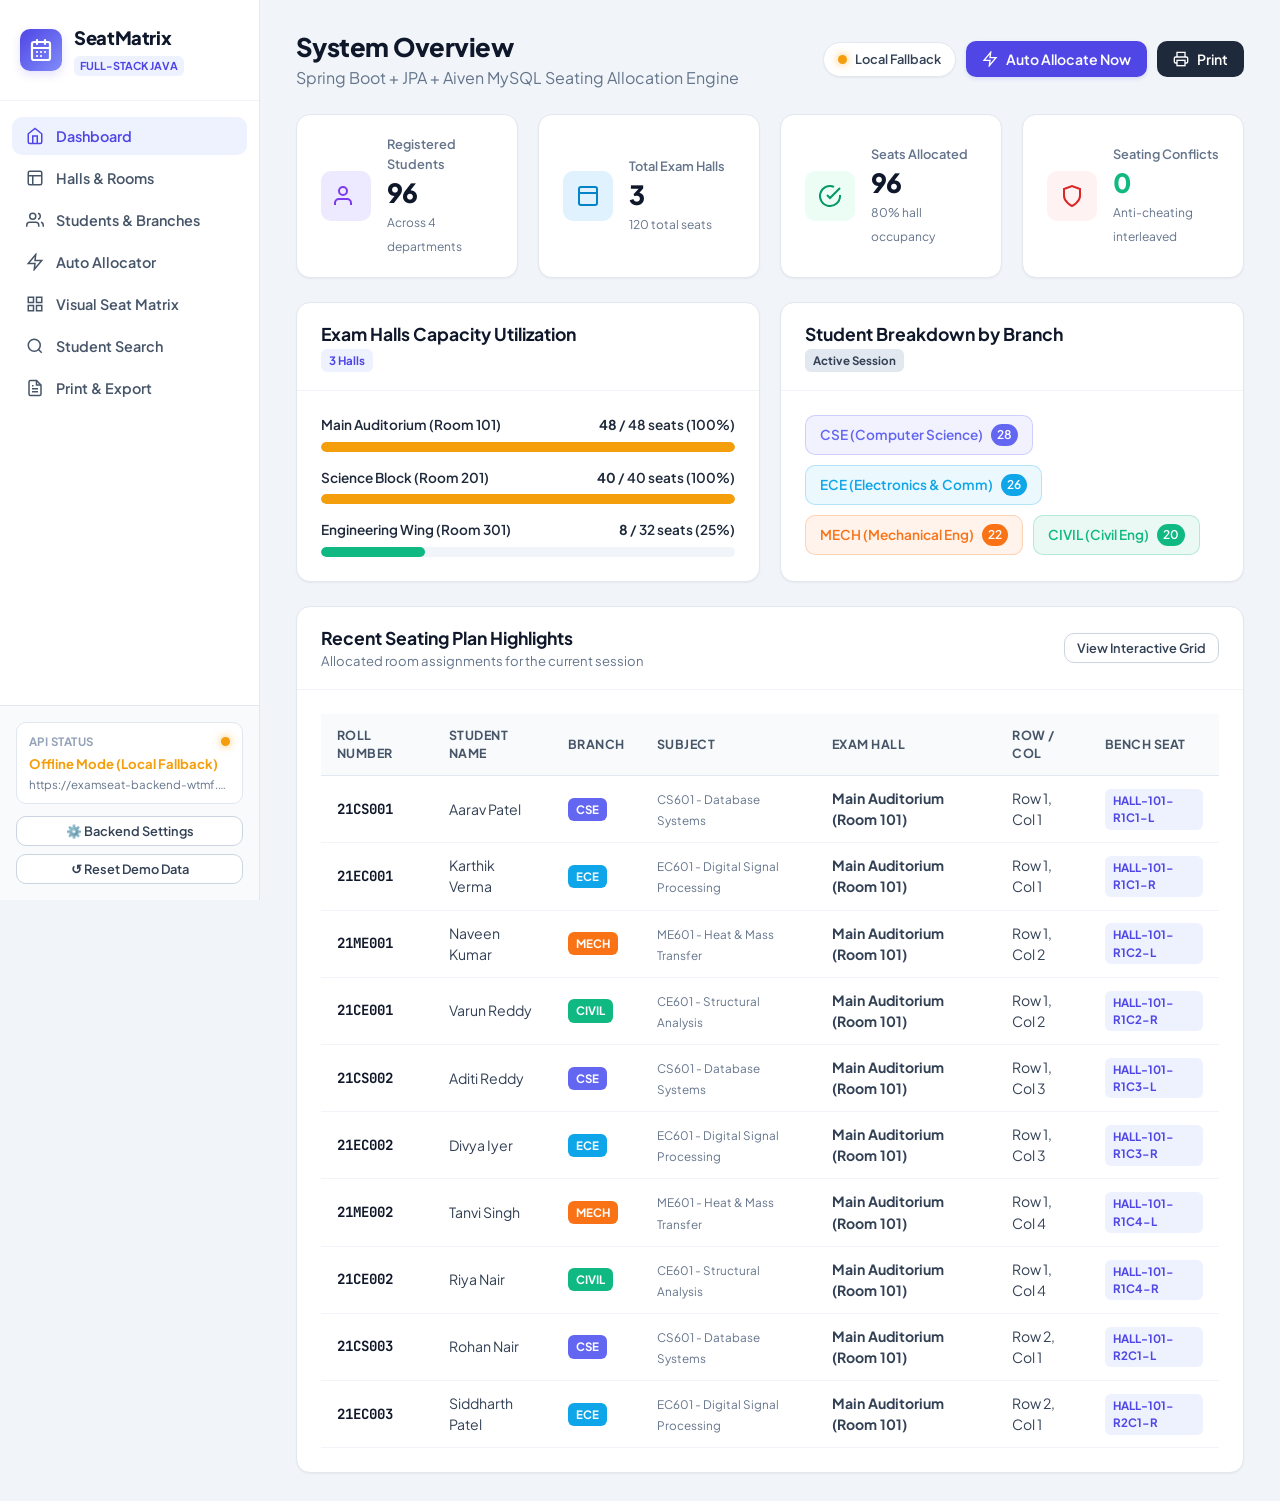
<file: frontend/index.html>
<!DOCTYPE html>
<html lang="en">
<head>
  <meta charset="UTF-8">
  <meta name="viewport" content="width=device-width, initial-scale=1.0">
  <title>Exam Seating Auto Allocator - Full-Stack Java</title>
  <link rel="stylesheet" href="styles.css">
  <link rel="preconnect" href="https://fonts.googleapis.com">
  <link rel="preconnect" href="https://fonts.gstatic.com" crossorigin>
  <link href="https://fonts.googleapis.com/css2?family=Plus+Jakarta+Sans:wght@400;500;600;700;800&family=JetBrains+Mono:wght@400;500;600&display=swap" rel="stylesheet">
</head>
<body>
  <div class="app-container">
    <!-- Sidebar Navigation -->
    <aside class="sidebar">
      <div class="brand">
        <div class="brand-icon">
          <svg width="24" height="24" viewBox="0 0 24 24" fill="none" stroke="currentColor" stroke-width="2.2" stroke-linecap="round" stroke-linejoin="round">
            <rect x="3" y="4" width="18" height="18" rx="2" ry="2"></rect>
            <line x1="16" y1="2" x2="16" y2="6"></line>
            <line x1="8" y1="2" x2="8" y2="6"></line>
            <line x1="3" y1="10" x2="21" y2="10"></line>
            <path d="M8 14h.01"></path>
            <path d="M12 14h.01"></path>
            <path d="M16 14h.01"></path>
            <path d="M8 18h.01"></path>
            <path d="M12 18h.01"></path>
          </svg>
        </div>
        <div>
          <h1 class="brand-title">SeatMatrix</h1>
          <span class="brand-badge">Full-Stack Java</span>
        </div>
      </div>

      <nav class="nav-menu">
        <button class="nav-item active" data-tab="dashboard">
          <svg width="18" height="18" viewBox="0 0 24 24" fill="none" stroke="currentColor" stroke-width="2"><path d="M3 9l9-7 9 7v11a2 2 0 0 1-2 2H5a2 2 0 0 1-2-2z"></path><polyline points="9 22 9 12 15 12 15 22"></polyline></svg>
          Dashboard
        </button>
        <button class="nav-item" data-tab="halls">
          <svg width="18" height="18" viewBox="0 0 24 24" fill="none" stroke="currentColor" stroke-width="2"><rect x="3" y="3" width="18" height="18" rx="2"/><path d="M3 9h18"/><path d="M9 21V9"/></svg>
          Halls & Rooms
        </button>
        <button class="nav-item" data-tab="students">
          <svg width="18" height="18" viewBox="0 0 24 24" fill="none" stroke="currentColor" stroke-width="2"><path d="M17 21v-2a4 4 0 0 0-4-4H5a4 4 0 0 0-4 4v2"/><circle cx="9" cy="7" r="4"/><path d="M23 21v-2a4 4 0 0 0-3-3.87"/><path d="M16 3.13a4 4 0 0 1 0 7.75"/></svg>
          Students & Branches
        </button>
        <button class="nav-item" data-tab="allocation">
          <svg width="18" height="18" viewBox="0 0 24 24" fill="none" stroke="currentColor" stroke-width="2"><polygon points="13 2 3 14 12 14 11 22 21 10 12 10 13 2"/></svg>
          Auto Allocator
        </button>
        <button class="nav-item" data-tab="grid-view">
          <svg width="18" height="18" viewBox="0 0 24 24" fill="none" stroke="currentColor" stroke-width="2"><rect x="3" y="3" width="7" height="7"/><rect x="14" y="3" width="7" height="7"/><rect x="14" y="14" width="7" height="7"/><rect x="3" y="14" width="7" height="7"/></svg>
          Visual Seat Matrix
        </button>
        <button class="nav-item" data-tab="lookup">
          <svg width="18" height="18" viewBox="0 0 24 24" fill="none" stroke="currentColor" stroke-width="2"><circle cx="11" cy="11" r="8"/><line x1="21" y1="21" x2="16.65" y2="16.65"/></svg>
          Student Search
        </button>
        <button class="nav-item" data-tab="reports">
          <svg width="18" height="18" viewBox="0 0 24 24" fill="none" stroke="currentColor" stroke-width="2"><path d="M14 2H6a2 2 0 0 0-2 2v16a2 2 0 0 0 2 2h12a2 2 0 0 0 2-2V8z"/><polyline points="14 2 14 8 20 8"/><line x1="16" y1="13" x2="8" y2="13"/><line x1="16" y1="17" x2="8" y2="17"/><polyline points="10 9 9 9 8 9"/></svg>
          Print & Export
        </button>
      </nav>

      <div class="sidebar-footer">
        <div class="session-card" id="backendStatusCard" style="cursor: pointer;" title="Click to configure backend API URL">
          <div style="display: flex; justify-content: space-between; align-items: center; margin-bottom: 4px;">
            <span class="session-label">API Status</span>
            <span id="backendStatusDot" class="status-dot checking"></span>
          </div>
          <strong id="backendStatusText">Connecting...</strong>
          <small id="backendUrlLabel" style="display:block; overflow:hidden; text-overflow:ellipsis; white-space:nowrap; font-size: 0.72rem; color: var(--slate-500); margin-top: 2px;"></small>
        </div>
        <button class="btn btn-outline-sm btn-block mb-2" id="btnConfigureBackend">
          ⚙️ Backend Settings
        </button>
        <button class="btn btn-outline-sm btn-block" id="btnLoadDemoData">
          ↺ Reset Demo Data
        </button>
      </div>
    </aside>
    <div class="sidebar-overlay" id="sidebarOverlay"></div>

    <!-- Main Content Area -->
    <main class="main-content">
      <!-- Top Bar -->
      <header class="topbar">
        <div class="topbar-title-area">
          <div class="topbar-title-row">
            <button class="mobile-menu-btn" id="btnToggleMobileSidebar" aria-label="Toggle navigation menu">
              <svg width="22" height="22" viewBox="0 0 24 24" fill="none" stroke="currentColor" stroke-width="2.2"><line x1="3" y1="12" x2="21" y2="12"></line><line x1="3" y1="6" x2="21" y2="6"></line><line x1="3" y1="18" x2="21" y2="18"></line></svg>
            </button>
            <h2 id="pageTitle">System Overview</h2>
          </div>
          <p id="pageSubtitle" class="text-muted">Spring Boot + JPA + Aiven MySQL Seating Allocation Engine</p>
        </div>
        <div class="topbar-actions">
          <div class="cloud-pill" id="topbarCloudPill" title="Click to view backend connection details">
            <span class="status-dot checking" id="topbarStatusDot"></span>
            <span id="topbarStatusText">Render + Aiven MySQL</span>
          </div>
          <button class="btn btn-primary" id="btnQuickAllocate">
            <svg width="16" height="16" viewBox="0 0 24 24" fill="none" stroke="currentColor" stroke-width="2"><polygon points="13 2 3 14 12 14 11 22 21 10 12 10 13 2"/></svg>
            Auto Allocate Now
          </button>
          <button class="btn btn-secondary" onclick="window.print()">
            <svg width="16" height="16" viewBox="0 0 24 24" fill="none" stroke="currentColor" stroke-width="2"><polyline points="6 9 6 2 18 2 18 9"/><path d="M6 18H4a2 2 0 0 1-2-2v-5a2 2 0 0 1 2-2h16a2 2 0 0 1 2 2v5a2 2 0 0 1-2 2h-2"/><rect x="6" y="14" width="12" height="8"/></svg>
            Print
          </button>
        </div>
      </header>

      <!-- Alert Notification Banner -->
      <div id="notificationBanner" class="notification-banner hidden"></div>

      <!-- TAB 1: DASHBOARD -->
      <section id="tab-dashboard" class="tab-pane active">
        <!-- Metric Cards -->
        <div class="metrics-grid">
          <div class="card metric-card">
            <div class="metric-icon icon-students">
              <svg width="24" height="24" viewBox="0 0 24 24" fill="none" stroke="currentColor" stroke-width="2"><path d="M17 21v-2a4 4 0 0 0-4-4H5a4 4 0 0 0-4 4v2"/><circle cx="9" cy="7" r="4"/></svg>
            </div>
            <div class="metric-content">
              <span class="metric-label">Registered Students</span>
              <div class="metric-value" id="statStudentCount">0</div>
              <span class="metric-subtext" id="statBranchCount">Across 0 branches</span>
            </div>
          </div>

          <div class="card metric-card">
            <div class="metric-icon icon-halls">
              <svg width="24" height="24" viewBox="0 0 24 24" fill="none" stroke="currentColor" stroke-width="2"><rect x="3" y="3" width="18" height="18" rx="2"/><path d="M3 9h18"/></svg>
            </div>
            <div class="metric-content">
              <span class="metric-label">Total Exam Halls</span>
              <div class="metric-value" id="statHallCount">0</div>
              <span class="metric-subtext" id="statTotalCapacity">0 total seats</span>
            </div>
          </div>

          <div class="card metric-card">
            <div class="metric-icon icon-allocated">
              <svg width="24" height="24" viewBox="0 0 24 24" fill="none" stroke="currentColor" stroke-width="2"><path d="M22 11.08V12a10 10 0 1 1-5.93-9.14"/><polyline points="22 4 12 14.01 9 11.01"/></svg>
            </div>
            <div class="metric-content">
              <span class="metric-label">Seats Allocated</span>
              <div class="metric-value" id="statAllocatedCount">0</div>
              <span class="metric-subtext" id="statAllocationPercentage">0% assigned</span>
            </div>
          </div>

          <div class="card metric-card">
            <div class="metric-icon icon-conflicts">
              <svg width="24" height="24" viewBox="0 0 24 24" fill="none" stroke="currentColor" stroke-width="2"><path d="M12 22s8-4 8-10V5l-8-3-8 3v7c0 6 8 10 8 10z"/></svg>
            </div>
            <div class="metric-content">
              <span class="metric-label">Seating Conflicts</span>
              <div class="metric-value text-success" id="statConflictCount">0</div>
              <span class="metric-subtext">Anti-cheating interleaved</span>
            </div>
          </div>
        </div>

        <!-- Quick Summary & Actions -->
        <div class="dashboard-columns">
          <div class="card">
            <div class="card-header">
              <h3>Exam Halls Capacity Utilization</h3>
              <span class="badge badge-primary" id="badgeHallSummary">3 Halls</span>
            </div>
            <div class="card-body">
              <div id="hallCapacityBars" class="capacity-bars-container"></div>
            </div>
          </div>

          <div class="card">
            <div class="card-header">
              <h3>Student Breakdown by Branch</h3>
              <span class="badge badge-secondary" id="badgeBranchSummary">Active Session</span>
            </div>
            <div class="card-body">
              <div id="branchBreakdownList" class="branch-pill-list"></div>
            </div>
          </div>
        </div>

        <!-- Recent Allocations Preview -->
        <div class="card mt-4">
          <div class="card-header flex-between">
            <div>
              <h3>Recent Seating Plan Highlights</h3>
              <p class="text-muted text-sm">Allocated room assignments for the current session</p>
            </div>
            <button class="btn btn-outline-sm" data-tab="grid-view">View Interactive Grid</button>
          </div>
          <div class="card-body">
            <div class="table-responsive">
              <table class="table" id="dashboardSummaryTable">
                <thead>
                  <tr>
                    <th>Roll Number</th>
                    <th>Student Name</th>
                    <th>Branch</th>
                    <th>Subject</th>
                    <th>Exam Hall</th>
                    <th>Row / Col</th>
                    <th>Bench Seat</th>
                  </tr>
                </thead>
                <tbody id="dashboardSummaryTbody">
                  <tr>
                    <td colspan="7" class="text-center text-muted py-4">Loading allocations...</td>
                  </tr>
                </tbody>
              </table>
            </div>
          </div>
        </div>
      </section>

      <!-- TAB 2: HALLS -->
      <section id="tab-halls" class="tab-pane">
        <div class="card">
          <div class="card-header flex-between">
            <div>
              <h3>Examination Halls & Rooms</h3>
              <p class="text-muted text-sm">Define hall dimensions, bench layout, and seating capacities.</p>
            </div>
            <button class="btn btn-primary" id="btnOpenAddHallModal">
              + Add New Hall
            </button>
          </div>
          <div class="card-body">
            <div class="table-responsive">
              <table class="table">
                <thead>
                  <tr>
                    <th>Hall ID</th>
                    <th>Hall Name / Location</th>
                    <th>Grid Dimension</th>
                    <th>Seats per Bench</th>
                    <th>Total Capacity</th>
                    <th>Allocated</th>
                    <th>Actions</th>
                  </tr>
                </thead>
                <tbody id="hallsTableBody"></tbody>
              </table>
            </div>
          </div>
        </div>
      </section>

      <!-- TAB 3: STUDENTS -->
      <section id="tab-students" class="tab-pane">
        <div class="card mb-4">
          <div class="card-header flex-between">
            <div>
              <h3>Import & Manage Students</h3>
              <p class="text-muted text-sm">Add student examination rosters manually or import from CSV.</p>
            </div>
            <div class="button-group">
              <button class="btn btn-outline" id="btnDownloadSampleCsv">
                📥 Sample CSV Template
              </button>
              <label class="btn btn-secondary cursor-pointer">
                📂 Import CSV
                <input type="file" id="csvFileInput" accept=".csv" style="display:none;">
              </label>
              <button class="btn btn-primary" id="btnOpenAddStudentModal">
                + Add Student
              </button>
            </div>
          </div>
          <div class="card-body">
            <div class="filter-bar">
              <div class="search-input-wrapper">
                <svg width="16" height="16" viewBox="0 0 24 24" fill="none" stroke="currentColor" stroke-width="2"><circle cx="11" cy="11" r="8"/><line x1="21" y1="21" x2="16.65" y2="16.65"/></svg>
                <input type="text" id="studentSearchFilter" placeholder="Filter by roll number, name, or branch...">
              </div>
              <select id="branchFilterSelect">
                <option value="ALL">All Branches</option>
              </select>
              <button class="btn btn-outline-danger btn-sm" id="btnClearAllStudents">Clear All Students</button>
            </div>

            <div class="table-responsive">
              <table class="table">
                <thead>
                  <tr>
                    <th>Roll Number</th>
                    <th>Student Name</th>
                    <th>Department / Branch</th>
                    <th>Semester</th>
                    <th>Subject Code & Name</th>
                    <th>Actions</th>
                  </tr>
                </thead>
                <tbody id="studentsTableBody"></tbody>
              </table>
            </div>
            <div id="studentPagination" class="pagination-bar"></div>
          </div>
        </div>
      </section>

      <!-- TAB 4: AUTO ALLOCATOR ENGINE -->
      <section id="tab-allocation" class="tab-pane">
        <div class="allocation-config-grid">
          <div class="card">
            <div class="card-header">
              <h3>Allocation Engine Configuration</h3>
              <p class="text-muted text-sm">Configure constraint parameters and anti-cheating rules.</p>
            </div>
            <div class="card-body">
              <form id="allocationConfigForm">
                <div class="form-group mb-3">
                  <label class="form-label font-bold">Exam Date & Session</label>
                  <div class="grid-2">
                    <input type="date" id="examDateInput" class="form-control" value="2026-10-20">
                    <select id="examSessionInput" class="form-control">
                      <option value="FN">Morning Session (FN: 09:30 AM - 12:30 PM)</option>
                      <option value="AN">Afternoon Session (AN: 02:00 PM - 05:00 PM)</option>
                    </select>
                  </div>
                </div>

                <div class="form-group mb-3">
                  <label class="form-label font-bold">Anti-Cheating Strategy</label>
                  <div class="radio-card-group">
                    <label class="radio-card selected">
                      <input type="radio" name="interleaveStrategy" value="BRANCH_ALTERNATE" checked>
                      <div>
                        <strong>Interleaved Branch Alternation (Recommended)</strong>
                        <p class="text-xs text-muted">Never place students of the same department or subject side-by-side or on the same bench.</p>
                      </div>
                    </label>
                    <label class="radio-card">
                      <input type="radio" name="interleaveStrategy" value="SEQUENTIAL">
                      <div>
                        <strong>Sequential by Roll Number</strong>
                        <p class="text-xs text-muted">Fills seats strictly in order of roll number.</p>
                      </div>
                    </label>
                  </div>
                </div>

                <div class="action-box">
                  <button type="button" class="btn btn-primary btn-lg btn-block" id="btnExecuteAllocation">
                    ⚡ Run Seating Auto-Allocation (Spring Boot)
                  </button>
                  <button type="button" class="btn btn-outline btn-block mt-2" id="btnClearAllocation">
                    Reset Seating Plan
                  </button>
                </div>
              </form>
            </div>
          </div>

          <div class="card">
            <div class="card-header">
              <h3>Allocation Diagnostic Report</h3>
              <span class="badge badge-success" id="allocationStatusBadge">Ready</span>
            </div>
            <div class="card-body">
              <div class="diag-summary mb-3">
                <div class="diag-item">
                  <span class="diag-title">Total Demand:</span>
                  <span class="diag-val" id="diagDemandVal">0 Students</span>
                </div>
                <div class="diag-item">
                  <span class="diag-title">Available Capacity:</span>
                  <span class="diag-val" id="diagCapacityVal">0 Seats</span>
                </div>
                <div class="diag-item">
                  <span class="diag-title">Capacity Surplus:</span>
                  <span class="diag-val text-success" id="diagSurplusVal">0 Seats</span>
                </div>
              </div>

              <div class="allocation-log-container">
                <h4>Execution Log</h4>
                <div id="allocationConsole" class="console-box">
                  <div class="log-line text-muted">[Java Spring Boot backend ready. Click "Run Seating Auto-Allocation"]</div>
                </div>
              </div>
            </div>
          </div>
        </div>
      </section>

      <!-- TAB 5: VISUAL SEAT MATRIX -->
      <section id="tab-grid-view" class="tab-pane">
        <div class="card">
          <div class="card-header flex-between">
            <div class="flex-align-center gap-3">
              <h3>Room Visual Seating Layout</h3>
              <select id="gridHallSelect" class="form-control form-control-sm select-auto-width"></select>
            </div>
            <div class="legend-container" id="gridLegend"></div>
          </div>
          <div class="card-body">
            <div class="board-indicator">
              <div class="blackboard">👨‍🏫 BLACKBOARD / INVIGILATOR DESK</div>
            </div>
            <div id="hallGridContainer" class="hall-grid-wrapper"></div>
          </div>
        </div>
      </section>

      <!-- TAB 6: STUDENT LOOKUP -->
      <section id="tab-lookup" class="tab-pane">
        <div class="card lookup-card">
          <div class="card-header text-center">
            <h3>Student Seating Finder</h3>
            <p class="text-muted">Enter Roll Number or Student Name to locate your assigned examination hall and desk.</p>
          </div>
          <div class="card-body">
            <div class="lookup-search-box">
              <input type="text" id="lookupSearchInput" placeholder="Enter Roll Number (e.g., 21CS001, 21EC005)..." autofocus>
              <button class="btn btn-primary" id="btnRunLookup">Search Seat</button>
            </div>
            <div class="quick-chips-container mt-2">
              <span class="text-xs text-muted font-bold">Quick Try:</span>
              <button type="button" class="chip-btn" onclick="quickSearch('21CS001')">21CS001 (CSE)</button>
              <button type="button" class="chip-btn" onclick="quickSearch('21EC001')">21EC001 (ECE)</button>
              <button type="button" class="chip-btn" onclick="quickSearch('21ME001')">21ME001 (MECH)</button>
              <button type="button" class="chip-btn" onclick="quickSearch('21CE001')">21CE001 (CIVIL)</button>
            </div>
            <div id="lookupResultArea" class="lookup-result-container hidden"></div>
          </div>
        </div>
      </section>

      <!-- TAB 7: REPORTS & EXPORT -->
      <section id="tab-reports" class="tab-pane">
        <div class="reports-grid">
          <div class="card">
            <div class="card-header">
              <h3>🚪 Hall Door Notice Chart</h3>
              <p class="text-muted text-sm">Printable roll number roster to paste outside examination halls.</p>
            </div>
            <div class="card-body">
              <div class="form-group mb-3">
                <label class="form-label">Select Hall</label>
                <select id="reportHallSelect" class="form-control">
                  <option value="ALL">All Halls (Consolidated)</option>
                </select>
              </div>
              <button class="btn btn-secondary btn-block" id="btnPreviewDoorNotice">
                👁️ View / Print Hall Door Chart
              </button>
            </div>
          </div>

          <div class="card">
            <div class="card-header">
              <h3>📋 Invigilator Attendance Sheet</h3>
              <p class="text-muted text-sm">Attendance register with roll number, seat label, and signature box.</p>
            </div>
            <div class="card-body">
              <div class="form-group mb-3">
                <label class="form-label">Select Hall</label>
                <select id="attendanceHallSelect" class="form-control">
                  <option value="ALL">All Halls</option>
                </select>
              </div>
              <button class="btn btn-secondary btn-block" id="btnPreviewAttendanceSheet">
                👁️ View / Print Attendance Sheet
              </button>
            </div>
          </div>

          <div class="card">
            <div class="card-header">
              <h3>🏷️ Desk Seating Slips</h3>
              <p class="text-muted text-sm">Pre-formatted cut-out labels with roll numbers to paste directly on desks.</p>
            </div>
            <div class="card-body">
              <div class="form-group mb-3">
                <label class="form-label">Select Hall</label>
                <select id="deskSlipsHallSelect" class="form-control">
                  <option value="ALL">All Halls</option>
                </select>
              </div>
              <button class="btn btn-secondary btn-block" id="btnPreviewDeskSlips">
                👁️ View / Print Desk Slips
              </button>
            </div>
          </div>

          <div class="card">
            <div class="card-header">
              <h3>💾 Raw Data Export</h3>
              <p class="text-muted text-sm">Download seating allocations in CSV or JSON for external record keeping.</p>
            </div>
            <div class="card-body">
              <div class="button-stack">
                <button class="btn btn-outline btn-block mb-2" id="btnExportCsv">
                  📥 Export Seating Plan (CSV)
                </button>
                <button class="btn btn-outline btn-block" id="btnExportJson">
                  📥 Export Complete Backup (JSON)
                </button>
              </div>
            </div>
          </div>
        </div>

        <div id="printableReportSection" class="printable-container hidden mt-4">
          <div class="print-toolbar no-print">
            <button class="btn btn-primary" onclick="window.print()">🖨️ Send to Printer</button>
            <button class="btn btn-outline" id="btnClosePrintPreview">✕ Close Preview</button>
          </div>
          <div id="printableReportContent" class="printable-paper"></div>
        </div>
      </section>
    </main>
  </div>

  <!-- Modal: Add Hall -->
  <div class="modal-overlay hidden" id="modalAddHall">
    <div class="modal">
      <div class="modal-header">
        <h3>Add Examination Hall</h3>
        <button class="modal-close" data-close-modal>&times;</button>
      </div>
      <form id="formAddHall">
        <div class="modal-body">
          <div class="form-group mb-3">
            <label class="form-label">Hall ID / Code</label>
            <input type="text" id="hallIdInput" class="form-control" placeholder="e.g. HALL-104" required>
          </div>
          <div class="form-group mb-3">
            <label class="form-label">Hall Name / Description</label>
            <input type="text" id="hallNameInput" class="form-control" placeholder="e.g. Science Block Room 104" required>
          </div>
          <div class="grid-2 mb-3">
            <div class="form-group">
              <label class="form-label">Number of Rows</label>
              <input type="number" id="hallRowsInput" class="form-control" min="1" max="25" value="5" required>
            </div>
            <div class="form-group">
              <label class="form-label">Number of Columns</label>
              <input type="number" id="hallColsInput" class="form-control" min="1" max="15" value="4" required>
            </div>
          </div>
          <div class="form-group mb-3">
            <label class="form-label">Seats Per Bench</label>
            <select id="hallSeatsPerBenchInput" class="form-control">
              <option value="2">2 Students per bench (Left & Right)</option>
              <option value="1">1 Student per bench (Single seat)</option>
            </select>
          </div>
          <div class="alert alert-info">
            Calculated Capacity: <strong id="modalHallCapacityCalc">40</strong> Seats
          </div>
        </div>
        <div class="modal-footer">
          <button type="button" class="btn btn-outline" data-close-modal>Cancel</button>
          <button type="submit" class="btn btn-primary">Save Hall</button>
        </div>
      </form>
    </div>
  </div>

  <!-- Modal: Add Student -->
  <div class="modal-overlay hidden" id="modalAddStudent">
    <div class="modal">
      <div class="modal-header">
        <h3>Add Single Student</h3>
        <button class="modal-close" data-close-modal>&times;</button>
      </div>
      <form id="formAddStudent">
        <div class="modal-body">
          <div class="form-group mb-3">
            <label class="form-label">Roll Number</label>
            <input type="text" id="studentRollInput" class="form-control" placeholder="e.g. 21CS045" required>
          </div>
          <div class="form-group mb-3">
            <label class="form-label">Student Full Name</label>
            <input type="text" id="studentNameInput" class="form-control" placeholder="e.g. Alex Johnson" required>
          </div>
          <div class="grid-2 mb-3">
            <div class="form-group">
              <label class="form-label">Branch / Department</label>
              <input type="text" id="studentBranchInput" class="form-control" placeholder="e.g. CSE, ECE, MECH" required>
            </div>
            <div class="form-group">
              <label class="form-label">Semester</label>
              <input type="number" id="studentSemesterInput" class="form-control" min="1" max="8" value="6" required>
            </div>
          </div>
          <div class="form-group mb-3">
            <label class="form-label">Subject Code & Title</label>
            <input type="text" id="studentSubjectInput" class="form-control" placeholder="e.g. CS601 - Database Systems" required>
          </div>
        </div>
        <div class="modal-footer">
          <button type="button" class="btn btn-outline" data-close-modal>Cancel</button>
          <button type="submit" class="btn btn-primary">Add Student</button>
        </div>
      </form>
    </div>
  </div>

  <!-- Modal: Backend Configuration -->
  <div class="modal-overlay hidden" id="modalBackendConfig">
    <div class="modal">
      <div class="modal-header">
        <h3>Backend API Connection Settings</h3>
        <button class="modal-close" data-close-modal>&times;</button>
      </div>
      <form id="formBackendConfig">
        <div class="modal-body">
          <div class="alert alert-info mb-3">
            <strong>Full-Stack Architecture</strong><br>
            Connect this frontend (Vercel) to your Spring Boot REST backend (Render) and Aiven Cloud Database.
          </div>
          <div class="form-group mb-3">
            <label class="form-label font-bold">Backend Base URL</label>
            <input type="url" id="backendUrlInput" class="form-control" placeholder="https://examseat-backend.onrender.com" required>
            <small class="text-muted text-xs">Enter your Render web service URL (or <code>http://localhost:8080</code> for local development).</small>
          </div>
          <div id="backendTestResult" class="alert hidden mb-3"></div>
        </div>
        <div class="modal-footer">
          <button type="button" class="btn btn-secondary" id="btnTestBackendConnection">Test Connection</button>
          <button type="button" class="btn btn-outline" id="btnResetBackendLocal">Use Local Default</button>
          <button type="submit" class="btn btn-primary">Save & Connect</button>
        </div>
      </form>
    </div>
  </div>

  <script src="app.js"></script>
</body>
</html>
</file>
<file: frontend/styles.css>
/* ==========================================================================
   Exam Seating Auto Allocator - Design System & Modern Stylesheet
   ========================================================================== */

:root {
  --primary: #4f46e5;
  --primary-hover: #4338ca;
  --primary-light: #eef2ff;
  --primary-glow: rgba(79, 70, 229, 0.15);

  --slate-50: #f8fafc;
  --slate-100: #f1f5f9;
  --slate-200: #e2e8f0;
  --slate-300: #cbd5e1;
  --slate-400: #94a3b8;
  --slate-500: #64748b;
  --slate-600: #475569;
  --slate-700: #334155;
  --slate-800: #1e293b;
  --slate-900: #0f172a;

  --success: #10b981;
  --success-light: #ecfdf5;
  --warning: #f59e0b;
  --warning-light: #fffbeb;
  --danger: #ef4444;
  --danger-light: #fef2f2;
  --info: #0284c7;
  --info-light: #f0f9ff;

  /* Department Palette */
  --dept-cse: #6366f1;
  --dept-ece: #0ea5e9;
  --dept-mech: #f97316;
  --dept-civil: #10b981;
  --dept-eee: #8b5cf6;
  --dept-it: #ec4899;
  --dept-default: #64748b;

  --radius-sm: 6px;
  --radius-md: 10px;
  --radius-lg: 14px;
  --radius-xl: 20px;

  --shadow-sm: 0 1px 2px 0 rgba(0, 0, 0, 0.05);
  --shadow-md: 0 4px 6px -1px rgba(0, 0, 0, 0.08), 0 2px 4px -2px rgba(0, 0, 0, 0.05);
  --shadow-lg: 0 10px 15px -3px rgba(0, 0, 0, 0.08), 0 4px 6px -4px rgba(0, 0, 0, 0.04);
  --shadow-xl: 0 20px 25px -5px rgba(0, 0, 0, 0.1);

  --sidebar-width: 260px;
  --font-main: 'Plus Jakarta Sans', -apple-system, BlinkMacSystemFont, "Segoe UI", Roboto, sans-serif;
  --font-mono: 'JetBrains Mono', monospace;
}

* {
  box-sizing: border-box;
  margin: 0;
  padding: 0;
}

body {
  font-family: var(--font-main);
  background-color: var(--slate-100);
  color: var(--slate-800);
  line-height: 1.5;
  -webkit-font-smoothing: antialiased;
}

/* Layout Components */
.app-container {
  display: flex;
  min-height: 100vh;
}

.sidebar {
  width: var(--sidebar-width);
  background-color: #ffffff;
  border-right: 1px solid var(--slate-200);
  display: flex;
  flex-direction: column;
  position: fixed;
  top: 0;
  bottom: 0;
  left: 0;
  z-index: 40;
}

.brand {
  padding: 24px 20px;
  display: flex;
  align-items: center;
  gap: 12px;
  border-bottom: 1px solid var(--slate-100);
}

.brand-icon {
  width: 42px;
  height: 42px;
  border-radius: var(--radius-md);
  background: linear-gradient(135deg, var(--primary), #818cf8);
  color: #fff;
  display: flex;
  align-items: center;
  justify-content: center;
  box-shadow: 0 4px 10px var(--primary-glow);
}

.brand-title {
  font-size: 1.15rem;
  font-weight: 800;
  color: var(--slate-900);
  letter-spacing: -0.02em;
}

.brand-badge {
  display: inline-block;
  font-size: 0.68rem;
  font-weight: 700;
  text-transform: uppercase;
  color: var(--primary);
  background-color: var(--primary-light);
  padding: 2px 6px;
  border-radius: var(--radius-sm);
}

.nav-menu {
  padding: 16px 12px;
  display: flex;
  flex-direction: column;
  gap: 4px;
  flex: 1;
  overflow-y: auto;
}

.nav-item {
  display: flex;
  align-items: center;
  gap: 12px;
  width: 100%;
  padding: 10px 14px;
  background: transparent;
  border: none;
  border-radius: var(--radius-md);
  color: var(--slate-600);
  font-family: inherit;
  font-size: 0.9rem;
  font-weight: 600;
  cursor: pointer;
  text-align: left;
  transition: all 0.15s ease;
}

.nav-item:hover {
  background-color: var(--slate-100);
  color: var(--slate-900);
}

.nav-item.active {
  background-color: var(--primary-light);
  color: var(--primary);
}

.nav-item.active svg {
  stroke: var(--primary);
}

.sidebar-footer {
  padding: 16px;
  border-top: 1px solid var(--slate-200);
  background-color: var(--slate-50);
}

.session-card {
  background-color: #ffffff;
  border: 1px solid var(--slate-200);
  border-radius: var(--radius-md);
  padding: 10px 12px;
  margin-bottom: 12px;
}

.session-label {
  display: block;
  font-size: 0.72rem;
  text-transform: uppercase;
  letter-spacing: 0.04em;
  color: var(--slate-400);
  font-weight: 700;
}

.session-card strong {
  display: block;
  font-size: 0.82rem;
  color: var(--slate-800);
  margin-top: 2px;
}

.status-dot {
  width: 9px;
  height: 9px;
  border-radius: 50%;
  display: inline-block;
  background-color: var(--slate-400);
  transition: all 0.3s ease;
}

.status-dot.online {
  background-color: var(--success);
  box-shadow: 0 0 8px rgba(16, 185, 129, 0.7);
}

.status-dot.offline {
  background-color: var(--warning);
  box-shadow: 0 0 8px rgba(245, 158, 11, 0.7);
}

.status-dot.checking {
  background-color: var(--info);
  animation: pulseDot 1.5s infinite;
}

@keyframes pulseDot {
  0% { opacity: 0.3; transform: scale(0.9); }
  50% { opacity: 1; transform: scale(1.1); }
  100% { opacity: 0.3; transform: scale(0.9); }
}

.main-content {
  margin-left: var(--sidebar-width);
  flex: 1;
  padding: 28px 36px;
  max-width: 1400px;
}

.topbar {
  display: flex;
  align-items: center;
  justify-content: space-between;
  margin-bottom: 24px;
}

.topbar-title-row {
  display: flex;
  align-items: center;
  gap: 12px;
}

.mobile-menu-btn {
  display: none;
  background: #ffffff;
  border: 1px solid var(--slate-300);
  border-radius: var(--radius-sm);
  padding: 6px;
  color: var(--slate-700);
  cursor: pointer;
  align-items: center;
  justify-content: center;
}

.topbar-title-area h2 {
  font-size: 1.6rem;
  font-weight: 800;
  color: var(--slate-900);
  letter-spacing: -0.02em;
}

.topbar-actions {
  display: flex;
  align-items: center;
  gap: 10px;
}

.cloud-pill {
  display: inline-flex;
  align-items: center;
  gap: 8px;
  padding: 7px 14px;
  border-radius: 9999px;
  background-color: #ffffff;
  border: 1px solid var(--slate-200);
  font-size: 0.8rem;
  font-weight: 600;
  color: var(--slate-700);
  box-shadow: var(--shadow-sm);
  cursor: pointer;
  transition: all 0.2s ease;
}

.cloud-pill:hover {
  border-color: var(--primary);
  background-color: var(--primary-light);
  color: var(--primary);
}

.quick-chips-container {
  display: flex;
  align-items: center;
  gap: 8px;
  flex-wrap: wrap;
  margin-top: 10px;
}

.chip-btn {
  background: var(--slate-100);
  border: 1px solid var(--slate-200);
  border-radius: 9999px;
  padding: 4px 12px;
  font-size: 0.78rem;
  font-weight: 600;
  color: var(--slate-700);
  cursor: pointer;
  transition: all 0.15s ease;
}

.chip-btn:hover {
  background: var(--primary-light);
  border-color: var(--primary);
  color: var(--primary);
}

/* Tabs & Visibility */
.tab-pane {
  display: none;
  animation: fadeIn 0.2s ease-in-out;
}

.tab-pane.active {
  display: block;
}

@keyframes fadeIn {
  from { opacity: 0; transform: translateY(4px); }
  to { opacity: 1; transform: translateY(0); }
}

/* Card System */
.card {
  background-color: #ffffff;
  border-radius: var(--radius-lg);
  border: 1px solid var(--slate-200);
  box-shadow: var(--shadow-sm);
  overflow: hidden;
}

.card-header {
  padding: 18px 24px;
  border-bottom: 1px solid var(--slate-100);
}

.card-header h3 {
  font-size: 1.1rem;
  font-weight: 700;
  color: var(--slate-900);
}

.card-body {
  padding: 24px;
}

.flex-between {
  display: flex;
  align-items: center;
  justify-content: space-between;
}

.flex-align-center {
  display: flex;
  align-items: center;
}

.gap-3 { gap: 12px; }

/* Metrics */
.metrics-grid {
  display: grid;
  grid-template-columns: repeat(auto-fit, minmax(220px, 1fr));
  gap: 20px;
  margin-bottom: 24px;
}

.metric-card {
  display: flex;
  align-items: center;
  padding: 20px 24px;
  gap: 16px;
}

.metric-icon {
  width: 50px;
  height: 50px;
  border-radius: var(--radius-md);
  display: flex;
  align-items: center;
  justify-content: center;
  flex-shrink: 0;
}

.icon-students { background-color: #ede9fe; color: #7c3aed; }
.icon-halls { background-color: #e0f2fe; color: #0284c7; }
.icon-allocated { background-color: #ecfdf5; color: #059669; }
.icon-conflicts { background-color: #fef2f2; color: #dc2626; }

.metric-label {
  font-size: 0.8rem;
  font-weight: 600;
  color: var(--slate-500);
  display: block;
}

.metric-value {
  font-size: 1.65rem;
  font-weight: 800;
  color: var(--slate-900);
  line-height: 1.1;
  margin: 4px 0 2px 0;
}

.metric-subtext {
  font-size: 0.75rem;
  color: var(--slate-500);
}

.dashboard-columns {
  display: grid;
  grid-template-columns: 1fr 1fr;
  gap: 20px;
}

/* Progress & Branch Pills */
.capacity-bars-container {
  display: flex;
  flex-direction: column;
  gap: 16px;
}

.capacity-item-header {
  display: flex;
  justify-content: space-between;
  font-size: 0.85rem;
  font-weight: 600;
  margin-bottom: 6px;
}

.progress-track {
  width: 100%;
  height: 10px;
  background-color: var(--slate-100);
  border-radius: 999px;
  overflow: hidden;
}

.progress-fill {
  height: 100%;
  border-radius: 999px;
  transition: width 0.4s ease;
}

.fill-emerald { background-color: var(--success); }
.fill-amber { background-color: var(--warning); }
.fill-indigo { background-color: var(--primary); }

.branch-pill-list {
  display: flex;
  flex-wrap: wrap;
  gap: 10px;
}

.branch-pill {
  padding: 8px 14px;
  border-radius: var(--radius-md);
  font-size: 0.85rem;
  font-weight: 600;
  display: flex;
  align-items: center;
  gap: 8px;
  border: 1px solid transparent;
}

.branch-pill .badge-count {
  background-color: rgba(255, 255, 255, 0.4);
  padding: 2px 6px;
  border-radius: 999px;
  font-size: 0.75rem;
}

/* Tables */
.table-responsive {
  width: 100%;
  overflow-x: auto;
}

.table {
  width: 100%;
  border-collapse: collapse;
  text-align: left;
  font-size: 0.88rem;
}

.table th {
  padding: 12px 16px;
  background-color: var(--slate-50);
  color: var(--slate-600);
  font-weight: 700;
  font-size: 0.78rem;
  text-transform: uppercase;
  letter-spacing: 0.04em;
  border-bottom: 1px solid var(--slate-200);
}

.table td {
  padding: 12px 16px;
  border-bottom: 1px solid var(--slate-100);
  color: var(--slate-700);
}

.table tbody tr:hover {
  background-color: var(--slate-50);
}

.table .mono {
  font-family: var(--font-mono);
  font-weight: 600;
  color: var(--slate-900);
}

/* Forms & Buttons */
.form-group { margin-bottom: 16px; }

.form-label {
  display: block;
  font-size: 0.82rem;
  font-weight: 600;
  color: var(--slate-700);
  margin-bottom: 6px;
}

.form-control {
  width: 100%;
  padding: 9px 13px;
  font-family: inherit;
  font-size: 0.9rem;
  color: var(--slate-800);
  background-color: #ffffff;
  border: 1px solid var(--slate-300);
  border-radius: var(--radius-md);
  outline: none;
  transition: border-color 0.15s, box-shadow 0.15s;
}

.form-control:focus {
  border-color: var(--primary);
  box-shadow: 0 0 0 3px var(--primary-glow);
}

.select-auto-width {
  width: auto;
  min-width: 180px;
}

.grid-2 {
  display: grid;
  grid-template-columns: 1fr 1fr;
  gap: 16px;
}

.btn {
  display: inline-flex;
  align-items: center;
  justify-content: center;
  gap: 8px;
  padding: 9px 16px;
  font-family: inherit;
  font-size: 0.88rem;
  font-weight: 600;
  border-radius: var(--radius-md);
  border: none;
  cursor: pointer;
  transition: all 0.15s ease;
}

.btn-primary {
  background-color: var(--primary);
  color: #ffffff;
  box-shadow: 0 2px 4px var(--primary-glow);
}

.btn-primary:hover {
  background-color: var(--primary-hover);
}

.btn-secondary {
  background-color: var(--slate-800);
  color: #ffffff;
}

.btn-secondary:hover {
  background-color: var(--slate-900);
}

.btn-outline {
  background-color: #ffffff;
  color: var(--slate-700);
  border: 1px solid var(--slate-300);
}

.btn-outline:hover {
  background-color: var(--slate-100);
  color: var(--slate-900);
}

.btn-outline-sm {
  padding: 6px 12px;
  font-size: 0.8rem;
  background-color: #ffffff;
  color: var(--slate-700);
  border: 1px solid var(--slate-300);
}

.btn-outline-danger {
  background-color: #ffffff;
  color: var(--danger);
  border: 1px solid var(--slate-300);
}

.btn-outline-danger:hover {
  background-color: var(--danger-light);
  border-color: var(--danger);
}

.btn-sm {
  padding: 6px 10px;
  font-size: 0.8rem;
}

.btn-lg {
  padding: 14px 24px;
  font-size: 1rem;
}

.btn-block {
  width: 100%;
}

.cursor-pointer { cursor: pointer; }

/* Filter Bar */
.filter-bar {
  display: flex;
  gap: 12px;
  margin-bottom: 18px;
}

.search-input-wrapper {
  position: relative;
  flex: 1;
}

.search-input-wrapper svg {
  position: absolute;
  left: 12px;
  top: 50%;
  transform: translateY(-50%);
  stroke: var(--slate-400);
}

.search-input-wrapper input {
  padding-left: 36px;
  width: 100%;
  height: 38px;
  border-radius: var(--radius-md);
  border: 1px solid var(--slate-300);
  font-family: inherit;
  font-size: 0.88rem;
  outline: none;
}

.search-input-wrapper input:focus {
  border-color: var(--primary);
  box-shadow: 0 0 0 3px var(--primary-glow);
}

/* Allocation Engine UI */
.allocation-config-grid {
  display: grid;
  grid-template-columns: 1.1fr 0.9fr;
  gap: 24px;
}

.radio-card-group {
  display: flex;
  flex-direction: column;
  gap: 10px;
}

.radio-card {
  display: flex;
  align-items: flex-start;
  gap: 12px;
  padding: 14px;
  border: 1px solid var(--slate-200);
  border-radius: var(--radius-md);
  cursor: pointer;
  transition: all 0.15s ease;
}

.radio-card:hover { background-color: var(--slate-50); }

.radio-card.selected {
  border-color: var(--primary);
  background-color: var(--primary-light);
}

.diag-summary {
  display: flex;
  flex-direction: column;
  gap: 8px;
  background-color: var(--slate-50);
  padding: 16px;
  border-radius: var(--radius-md);
  border: 1px solid var(--slate-200);
}

.diag-item {
  display: flex;
  justify-content: space-between;
  font-size: 0.88rem;
}

.diag-title {
  color: var(--slate-600);
  font-weight: 500;
}

.diag-val {
  font-weight: 700;
  color: var(--slate-900);
}

.allocation-log-container { margin-top: 20px; }

.allocation-log-container h4 {
  font-size: 0.85rem;
  text-transform: uppercase;
  color: var(--slate-500);
  letter-spacing: 0.04em;
  margin-bottom: 8px;
}

.console-box {
  background-color: var(--slate-900);
  color: #38bdf8;
  font-family: var(--font-mono);
  font-size: 0.78rem;
  padding: 14px;
  border-radius: var(--radius-md);
  max-height: 260px;
  overflow-y: auto;
  line-height: 1.6;
}

.console-box .log-line { margin-bottom: 4px; }
.console-box .text-success { color: #4ade80; }
.console-box .text-warning { color: #facc15; }
.console-box .text-danger { color: #f87171; }

/* Visual Seating Matrix */
.board-indicator {
  display: flex;
  justify-content: center;
  margin-bottom: 24px;
}

.blackboard {
  background-color: #1e3a2f;
  color: #ecfdf5;
  padding: 10px 40px;
  border-radius: var(--radius-sm);
  font-size: 0.85rem;
  font-weight: 700;
  letter-spacing: 0.05em;
  box-shadow: inset 0 2px 4px rgba(0, 0, 0, 0.4), 0 4px 6px rgba(0, 0, 0, 0.1);
  border-bottom: 4px solid #14532d;
}

.hall-grid-wrapper {
  overflow-x: auto;
  padding: 10px 4px;
}

.grid-matrix {
  display: flex;
  flex-direction: column;
  gap: 16px;
  align-items: center;
}

.matrix-row {
  display: flex;
  gap: 20px;
  align-items: center;
}

.row-label {
  font-size: 0.82rem;
  font-weight: 700;
  color: var(--slate-400);
  width: 60px;
  text-align: right;
}

.bench-card {
  background-color: var(--slate-50);
  border: 2px solid var(--slate-200);
  border-radius: var(--radius-md);
  padding: 8px;
  display: flex;
  gap: 8px;
  box-shadow: var(--shadow-sm);
  position: relative;
}

.bench-card::before {
  content: attr(data-bench-id);
  position: absolute;
  top: -10px;
  left: 8px;
  background-color: var(--slate-200);
  color: var(--slate-700);
  font-size: 0.65rem;
  font-weight: 700;
  padding: 1px 6px;
  border-radius: var(--radius-sm);
}

.seat-slot {
  width: 96px;
  height: 90px;
  border-radius: var(--radius-sm);
  background-color: #ffffff;
  border: 1px solid var(--slate-300);
  display: flex;
  flex-direction: column;
  justify-content: space-between;
  padding: 6px 8px;
  transition: transform 0.15s, box-shadow 0.15s;
  cursor: pointer;
  position: relative;
}

.seat-slot:hover {
  transform: translateY(-2px);
  box-shadow: var(--shadow-md);
}

.seat-slot.empty {
  background-color: var(--slate-100);
  border-style: dashed;
  justify-content: center;
  align-items: center;
  color: var(--slate-400);
  font-size: 0.72rem;
}

.seat-pos-badge {
  font-size: 0.65rem;
  font-weight: 800;
  color: var(--slate-400);
  text-transform: uppercase;
}

.seat-roll {
  font-family: var(--font-mono);
  font-size: 0.76rem;
  font-weight: 700;
  color: var(--slate-900);
  line-height: 1.1;
  word-break: break-all;
}

.seat-branch-badge {
  font-size: 0.68rem;
  font-weight: 700;
  padding: 2px 5px;
  border-radius: 4px;
  display: inline-block;
  align-self: flex-start;
  color: #ffffff;
}

.badge-cse { background-color: var(--dept-cse); }
.badge-ece { background-color: var(--dept-ece); }
.badge-mech { background-color: var(--dept-mech); }
.badge-civil { background-color: var(--dept-civil); }
.badge-eee { background-color: var(--dept-eee); }
.badge-it { background-color: var(--dept-it); }
.badge-default { background-color: var(--dept-default); }

.legend-container {
  display: flex;
  align-items: center;
  gap: 12px;
  flex-wrap: wrap;
}

.legend-pill {
  display: flex;
  align-items: center;
  gap: 6px;
  font-size: 0.78rem;
  font-weight: 600;
  color: var(--slate-600);
}

.legend-color-dot {
  width: 10px;
  height: 10px;
  border-radius: 50%;
}

/* Student Lookup */
.lookup-card {
  max-width: 680px;
  margin: 30px auto;
}

.lookup-search-box {
  display: flex;
  gap: 10px;
  margin-bottom: 24px;
}

.lookup-search-box input {
  flex: 1;
  height: 48px;
  padding: 0 16px;
  border: 2px solid var(--slate-300);
  border-radius: var(--radius-md);
  font-size: 1rem;
  font-family: inherit;
  outline: none;
}

.lookup-search-box input:focus {
  border-color: var(--primary);
  box-shadow: 0 0 0 3px var(--primary-glow);
}

.seating-ticket {
  background: linear-gradient(135deg, #ffffff 0%, var(--slate-50) 100%);
  border: 2px solid var(--primary);
  border-radius: var(--radius-lg);
  padding: 24px;
  box-shadow: var(--shadow-lg);
  position: relative;
  overflow: hidden;
}

.ticket-header {
  display: flex;
  justify-content: space-between;
  align-items: flex-start;
  border-bottom: 2px dashed var(--slate-300);
  padding-bottom: 16px;
  margin-bottom: 20px;
}

.ticket-title {
  font-size: 1.2rem;
  font-weight: 800;
  color: var(--slate-900);
}

.ticket-grid {
  display: grid;
  grid-template-columns: 1fr 1fr;
  gap: 16px;
  margin-bottom: 20px;
}

.ticket-field {
  display: flex;
  flex-direction: column;
}

.ticket-label {
  font-size: 0.72rem;
  text-transform: uppercase;
  color: var(--slate-500);
  font-weight: 700;
  letter-spacing: 0.04em;
}

.ticket-value {
  font-size: 1rem;
  font-weight: 700;
  color: var(--slate-900);
}

.seat-highlight-box {
  background-color: var(--primary-light);
  border: 1px solid var(--primary);
  border-radius: var(--radius-md);
  padding: 16px;
  text-align: center;
}

.seat-highlight-box .seat-big-no {
  font-size: 2rem;
  font-weight: 800;
  color: var(--primary);
  letter-spacing: 0.05em;
  font-family: var(--font-mono);
}

/* Reports & Print */
.reports-grid {
  display: grid;
  grid-template-columns: repeat(auto-fit, minmax(260px, 1fr));
  gap: 20px;
}

.printable-container {
  background-color: #ffffff;
  border: 1px solid var(--slate-300);
  border-radius: var(--radius-lg);
  padding: 20px;
  box-shadow: var(--shadow-xl);
}

.print-toolbar {
  display: flex;
  justify-content: flex-end;
  gap: 12px;
  margin-bottom: 20px;
  padding-bottom: 14px;
  border-bottom: 1px solid var(--slate-200);
}

.printable-paper {
  background-color: #ffffff;
  color: #000000;
  padding: 30px;
  font-family: 'Times New Roman', Times, serif;
}

.print-doc-header {
  text-align: center;
  margin-bottom: 24px;
  border-bottom: 2px solid #000;
  padding-bottom: 12px;
}

.print-doc-header h2 {
  font-size: 1.5rem;
  text-transform: uppercase;
  letter-spacing: 0.05em;
  margin-bottom: 4px;
}

.print-meta-grid {
  display: grid;
  grid-template-columns: repeat(3, 1fr);
  font-size: 0.9rem;
  margin-bottom: 16px;
  font-weight: bold;
}

.desk-slips-grid {
  display: grid;
  grid-template-columns: repeat(3, 1fr);
  gap: 16px;
}

.desk-slip-item {
  border: 2px dashed #000;
  padding: 16px;
  border-radius: 4px;
  text-align: center;
  page-break-inside: avoid;
}

.desk-slip-item .slip-seat {
  font-size: 1.4rem;
  font-weight: 900;
  border-bottom: 1px solid #000;
  padding-bottom: 4px;
  margin-bottom: 8px;
}

.desk-slip-item .slip-roll {
  font-size: 1.2rem;
  font-weight: bold;
  letter-spacing: 0.05em;
}

/* Modals */
.modal-overlay {
  position: fixed;
  inset: 0;
  background-color: rgba(15, 23, 42, 0.5);
  backdrop-filter: blur(4px);
  display: flex;
  align-items: center;
  justify-content: center;
  z-index: 100;
  animation: fadeIn 0.15s ease-out;
}

.modal {
  background-color: #ffffff;
  border-radius: var(--radius-xl);
  width: 100%;
  max-width: 520px;
  box-shadow: var(--shadow-xl);
  overflow: hidden;
}

.modal-header {
  padding: 20px 24px;
  border-bottom: 1px solid var(--slate-200);
  display: flex;
  justify-content: space-between;
  align-items: center;
}

.modal-header h3 {
  font-size: 1.15rem;
  font-weight: 700;
  color: var(--slate-900);
}

.modal-close {
  background: transparent;
  border: none;
  font-size: 1.5rem;
  color: var(--slate-400);
  cursor: pointer;
  line-height: 1;
}

.modal-close:hover {
  color: var(--slate-800);
}

.modal-body {
  padding: 24px;
}

.modal-footer {
  padding: 16px 24px;
  background-color: var(--slate-50);
  border-top: 1px solid var(--slate-200);
  display: flex;
  justify-content: flex-end;
  gap: 12px;
}

/* Utilities */
.hidden { display: none !important; }
.text-muted { color: var(--slate-500); }
.text-xs { font-size: 0.72rem; }
.text-sm { font-size: 0.82rem; }
.text-center { text-align: center; }
.text-success { color: var(--success); }
.text-danger { color: var(--danger); }
.font-bold { font-weight: 700; }

.mt-2 { margin-top: 8px; }
.mt-4 { margin-top: 24px; }
.mb-2 { margin-bottom: 8px; }
.mb-3 { margin-bottom: 12px; }
.mb-4 { margin-bottom: 16px; }
.py-4 { padding-top: 16px; padding-bottom: 16px; }

.badge {
  display: inline-block;
  font-size: 0.72rem;
  font-weight: 700;
  padding: 3px 8px;
  border-radius: var(--radius-sm);
}

.badge-primary { background-color: var(--primary-light); color: var(--primary); }
.badge-secondary { background-color: var(--slate-200); color: var(--slate-700); }
.badge-success { background-color: var(--success-light); color: var(--success); }

.alert {
  padding: 12px 16px;
  border-radius: var(--radius-md);
  font-size: 0.85rem;
  margin-bottom: 14px;
}

.alert-info {
  background-color: var(--info-light);
  color: var(--info);
  border: 1px solid #bae6fd;
}

.notification-banner {
  padding: 12px 18px;
  border-radius: var(--radius-md);
  margin-bottom: 20px;
  font-size: 0.88rem;
  font-weight: 600;
  display: flex;
  align-items: center;
  justify-content: space-between;
  animation: fadeIn 0.2s ease-in-out;
}

.notification-banner.success {
  background-color: var(--success-light);
  color: #065f46;
  border: 1px solid #a7f3d0;
}

.notification-banner.error {
  background-color: var(--danger-light);
  color: #991b1b;
  border: 1px solid #fecaca;
}

.notification-banner.warning {
  background-color: var(--warning-light);
  color: #92400e;
  border: 1px solid #fde68a;
}

/* Responsive Mobile & Tablet Layout */
.sidebar-overlay {
  display: none;
}

@media (max-width: 900px) {
  .sidebar {
    transform: translateX(-100%);
    transition: transform 0.3s ease;
    box-shadow: var(--shadow-xl);
  }

  .sidebar.open {
    transform: translateX(0);
  }

  .sidebar-overlay.active {
    display: block;
    position: fixed;
    inset: 0;
    background: rgba(15, 23, 42, 0.5);
    backdrop-filter: blur(2px);
    z-index: 39;
  }

  .main-content {
    margin-left: 0;
    padding: 16px;
  }

  .mobile-menu-btn {
    display: inline-flex;
  }

  .topbar {
    flex-direction: column;
    align-items: stretch;
    gap: 14px;
  }

  .topbar-actions {
    display: flex;
    flex-wrap: wrap;
    gap: 8px;
  }

  .metrics-grid {
    grid-template-columns: repeat(2, 1fr) !important;
  }

  .grid-matrix {
    overflow-x: auto;
  }
}

@media (max-width: 600px) {
  .metrics-grid {
    grid-template-columns: 1fr !important;
  }

  .topbar-actions {
    flex-direction: column;
    width: 100%;
  }

  .topbar-actions button,
  .topbar-actions .cloud-pill {
    width: 100%;
    justify-content: center;
  }
}

/* Print Styles */
@media print {
  body {
    background-color: #ffffff !important;
    color: #000000 !important;
  }

  .sidebar,
  .topbar,
  .no-print,
  .nav-menu,
  .sidebar-footer,
  .metrics-grid,
  .filter-bar,
  .notification-banner,
  #tab-dashboard,
  #tab-halls,
  #tab-students,
  #tab-allocation,
  #tab-lookup,
  .reports-grid {
    display: none !important;
  }

  .main-content {
    margin: 0 !important;
    padding: 0 !important;
    max-width: 100% !important;
  }

  #tab-reports {
    display: block !important;
  }

  .printable-container {
    border: none !important;
    box-shadow: none !important;
    padding: 0 !important;
    display: block !important;
  }

  .printable-paper {
    padding: 0 !important;
  }

  table {
    border-collapse: collapse !important;
    width: 100% !important;
  }

  th, td {
    border: 1px solid #333 !important;
    padding: 6px 10px !important;
    color: #000 !important;
  }
}
</file>
